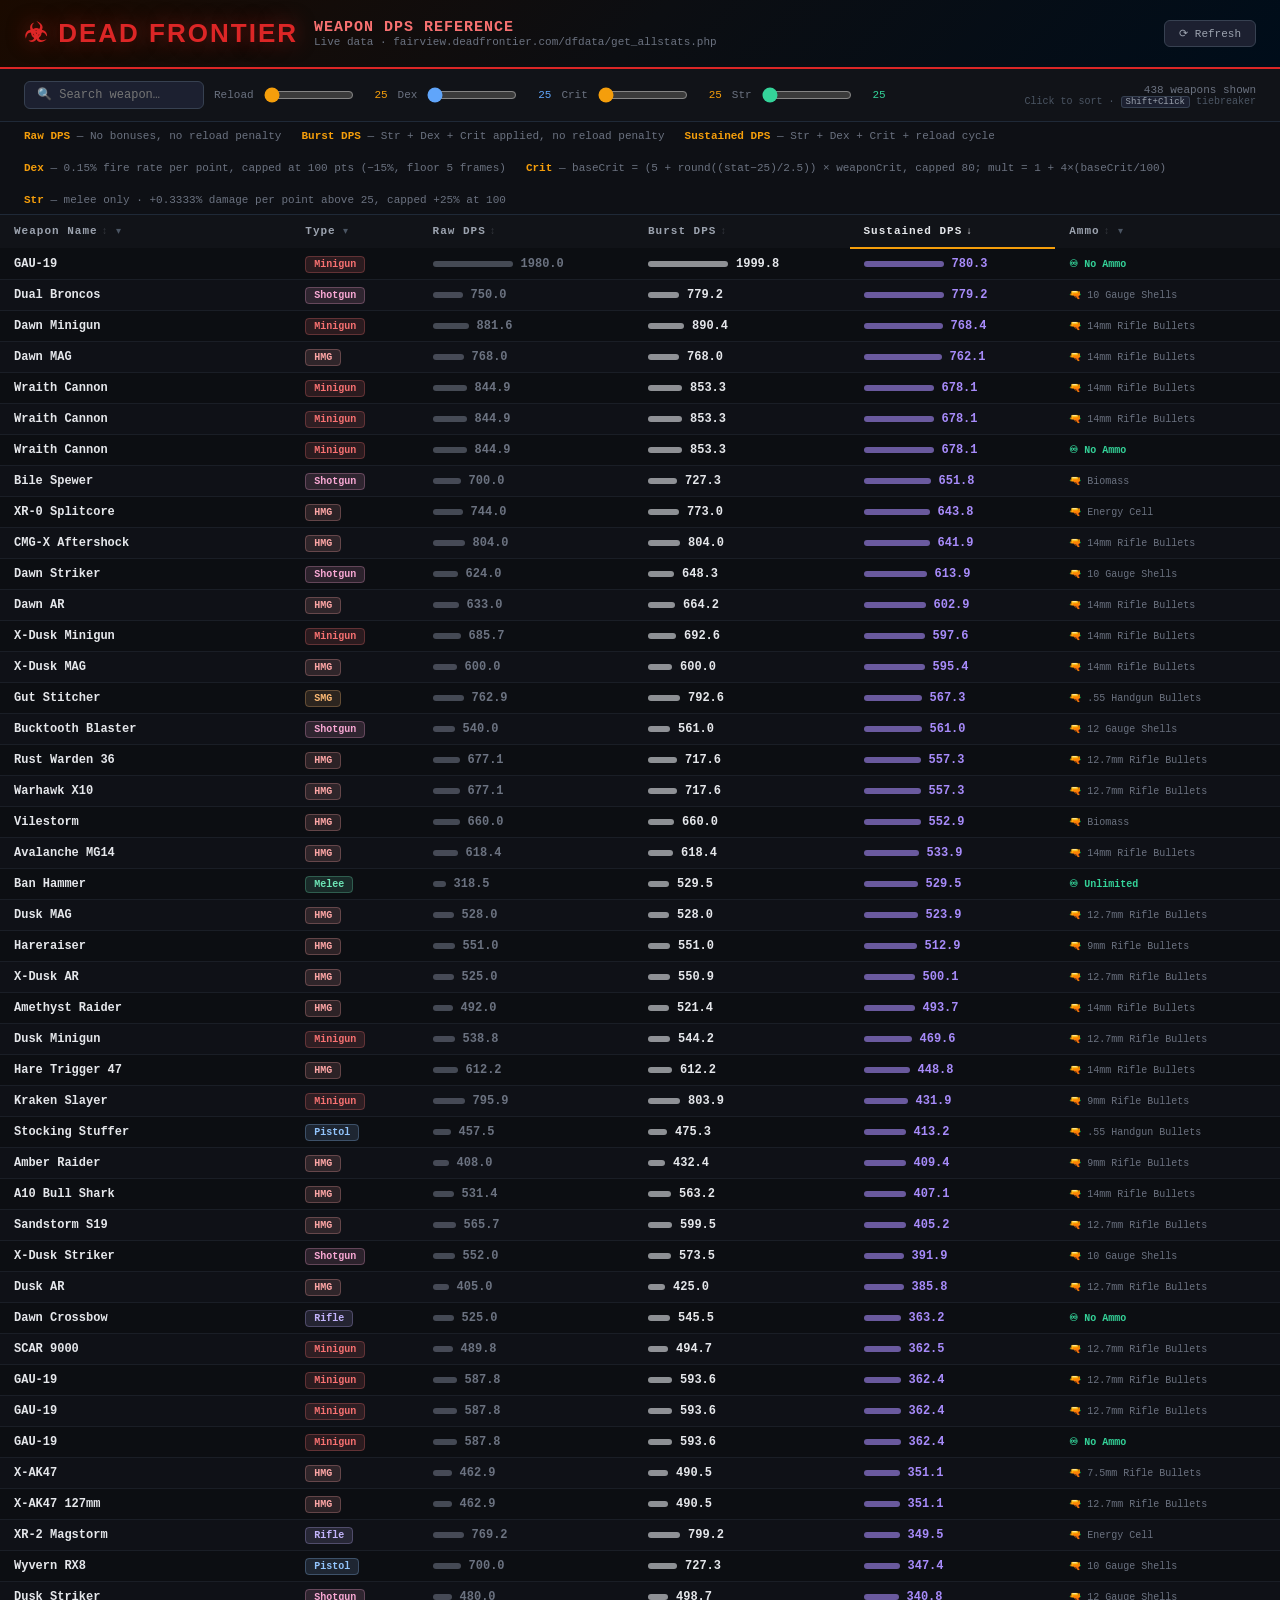
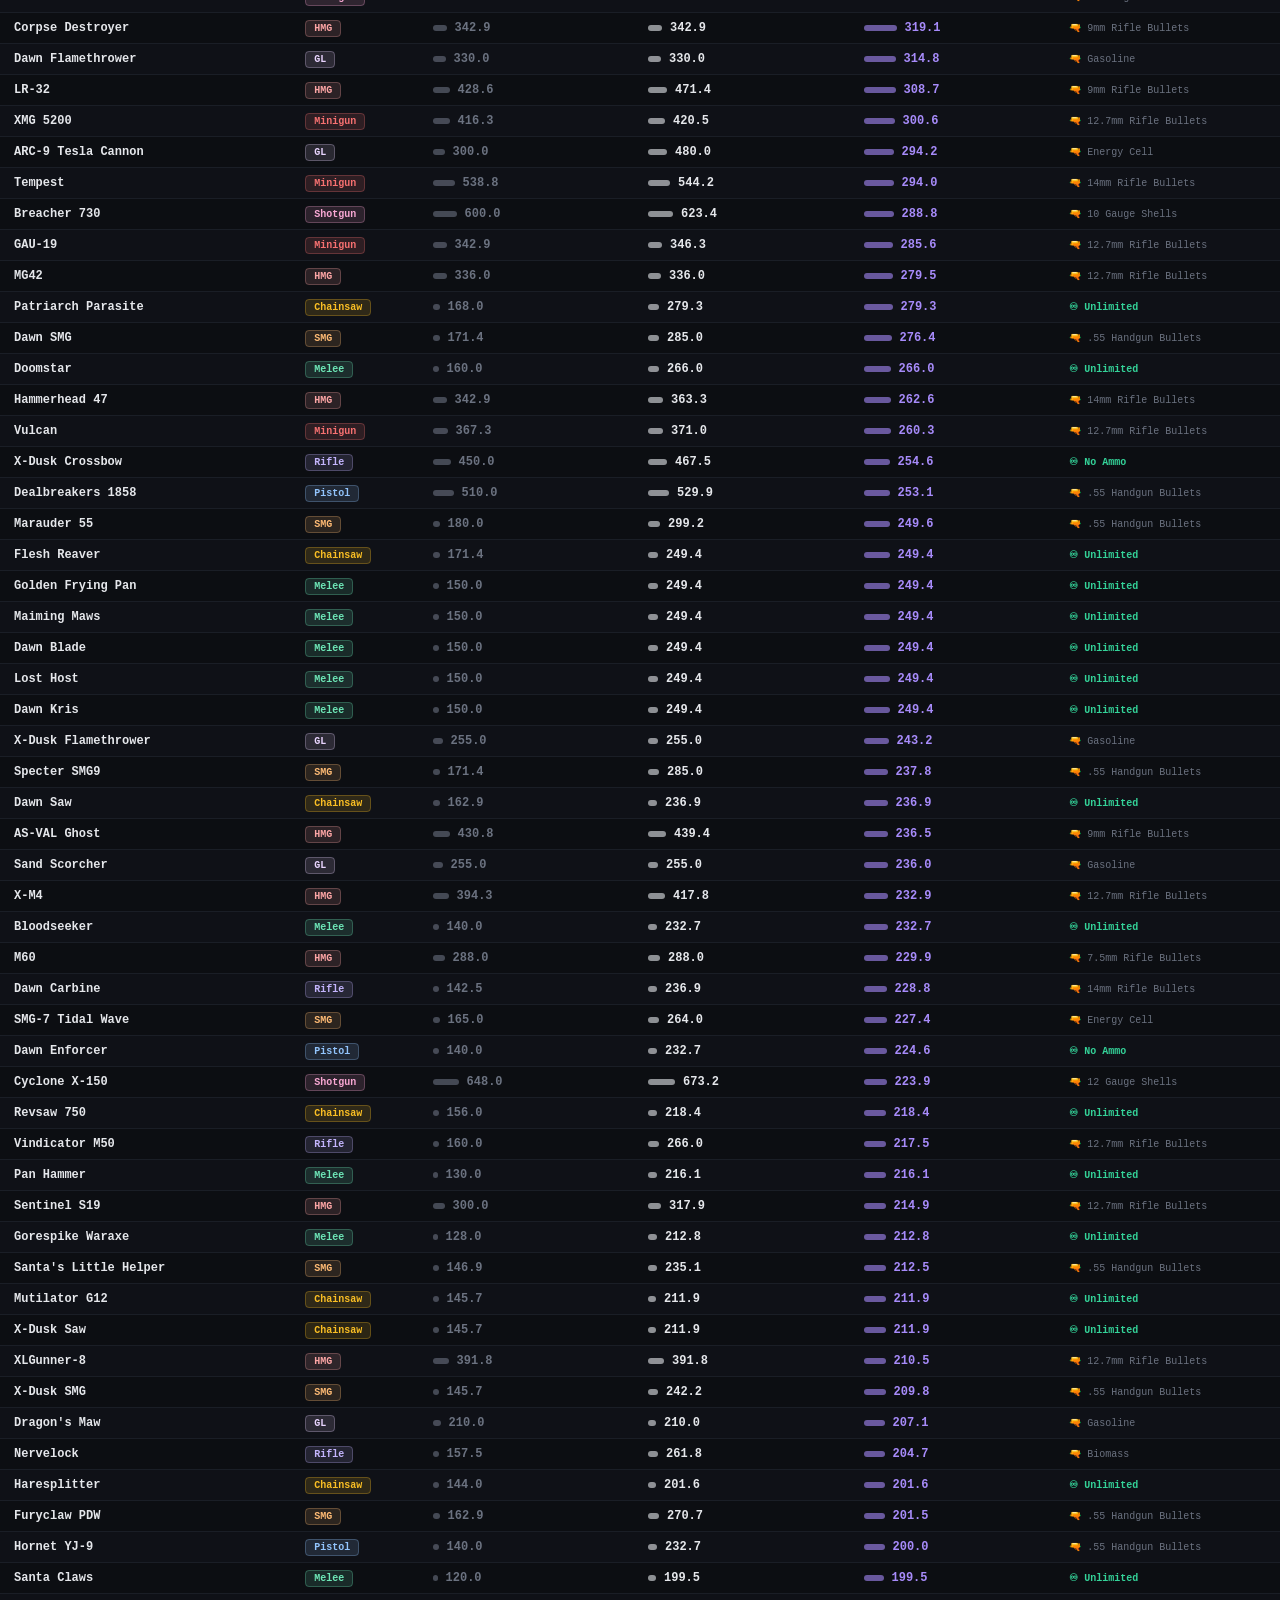
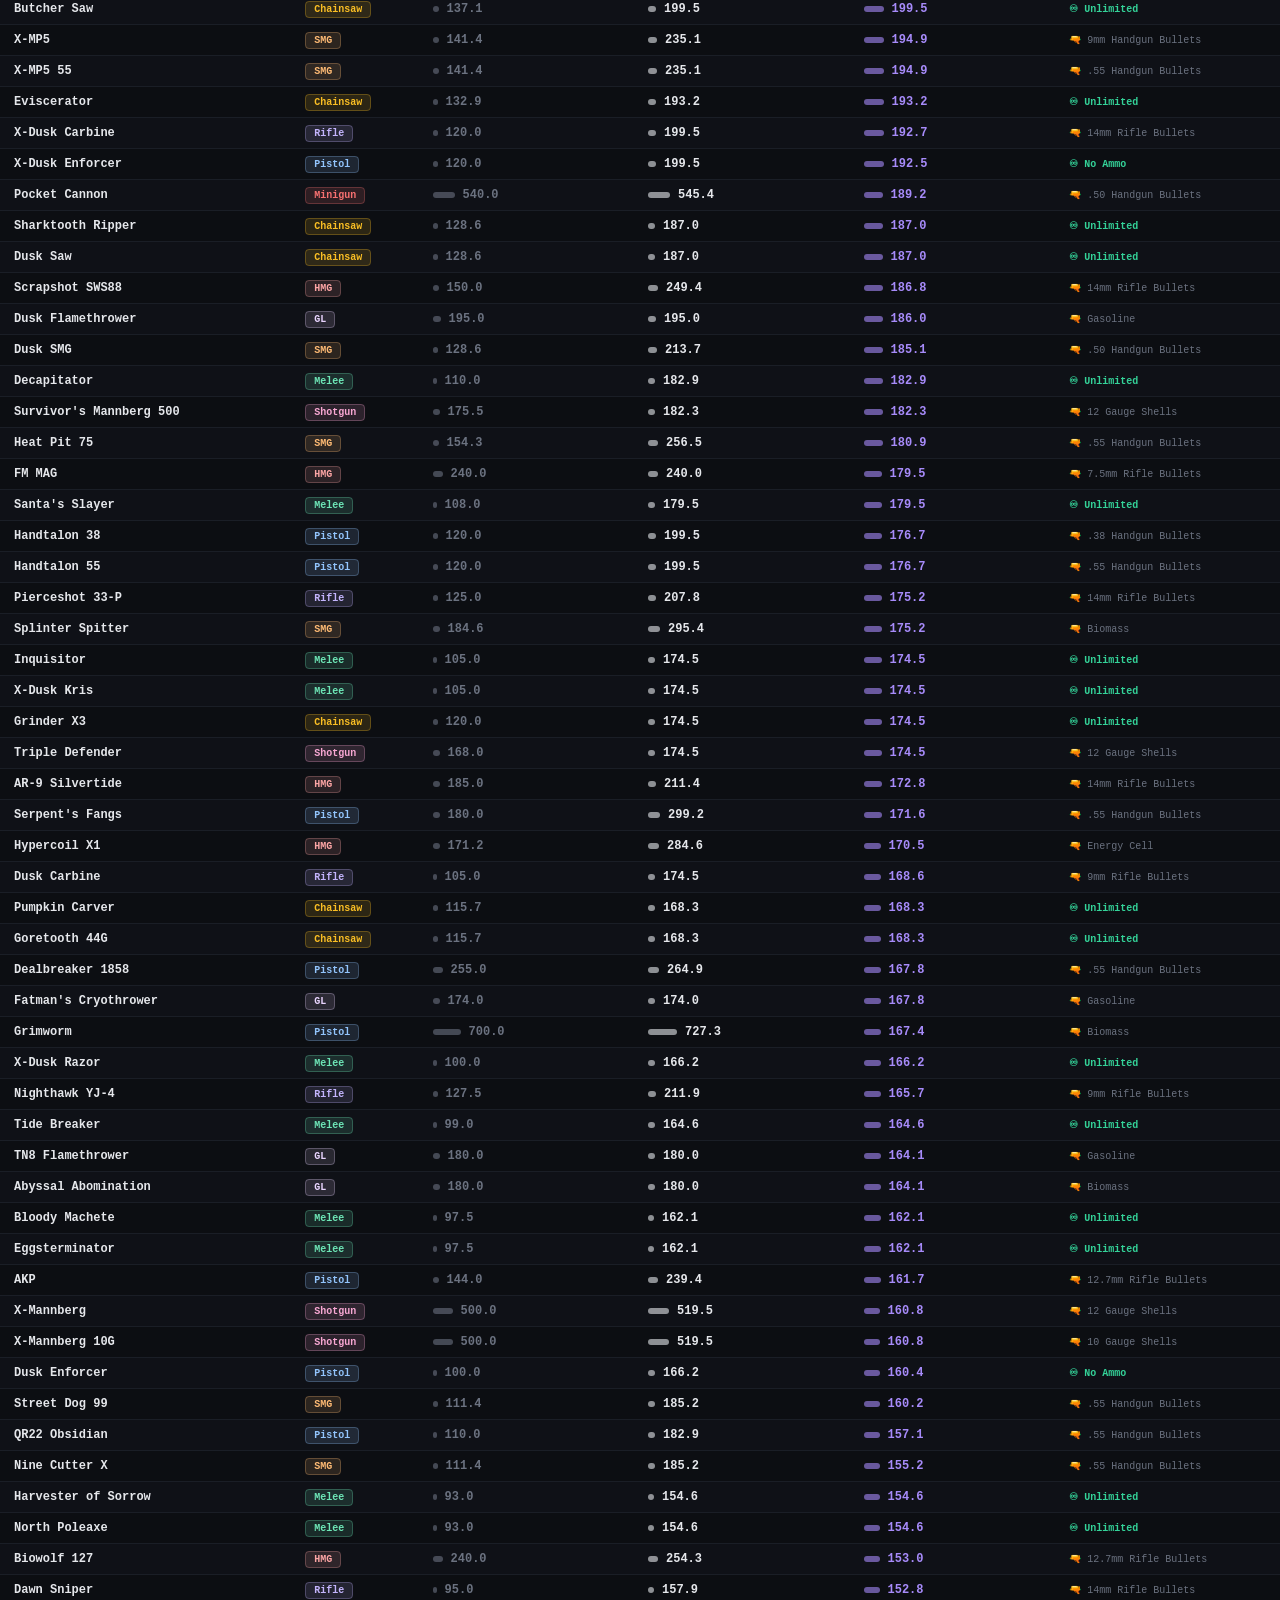
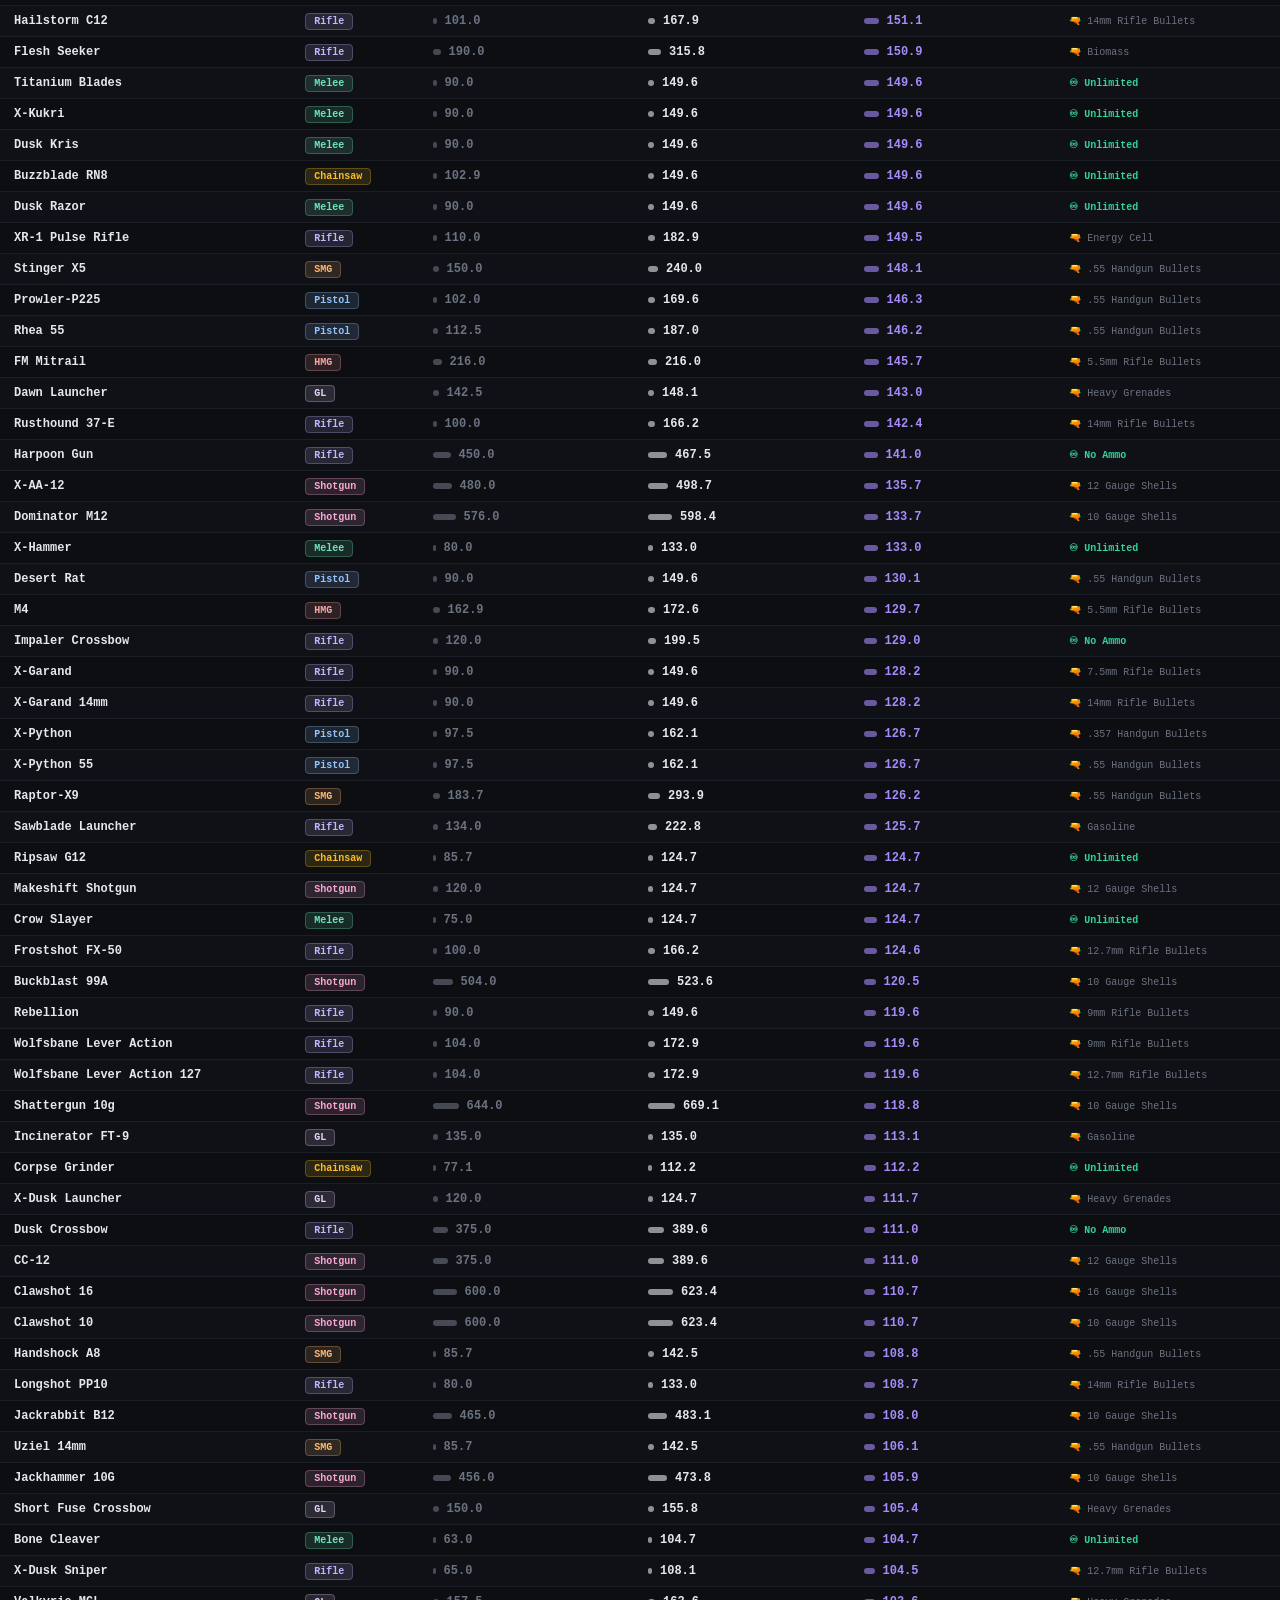
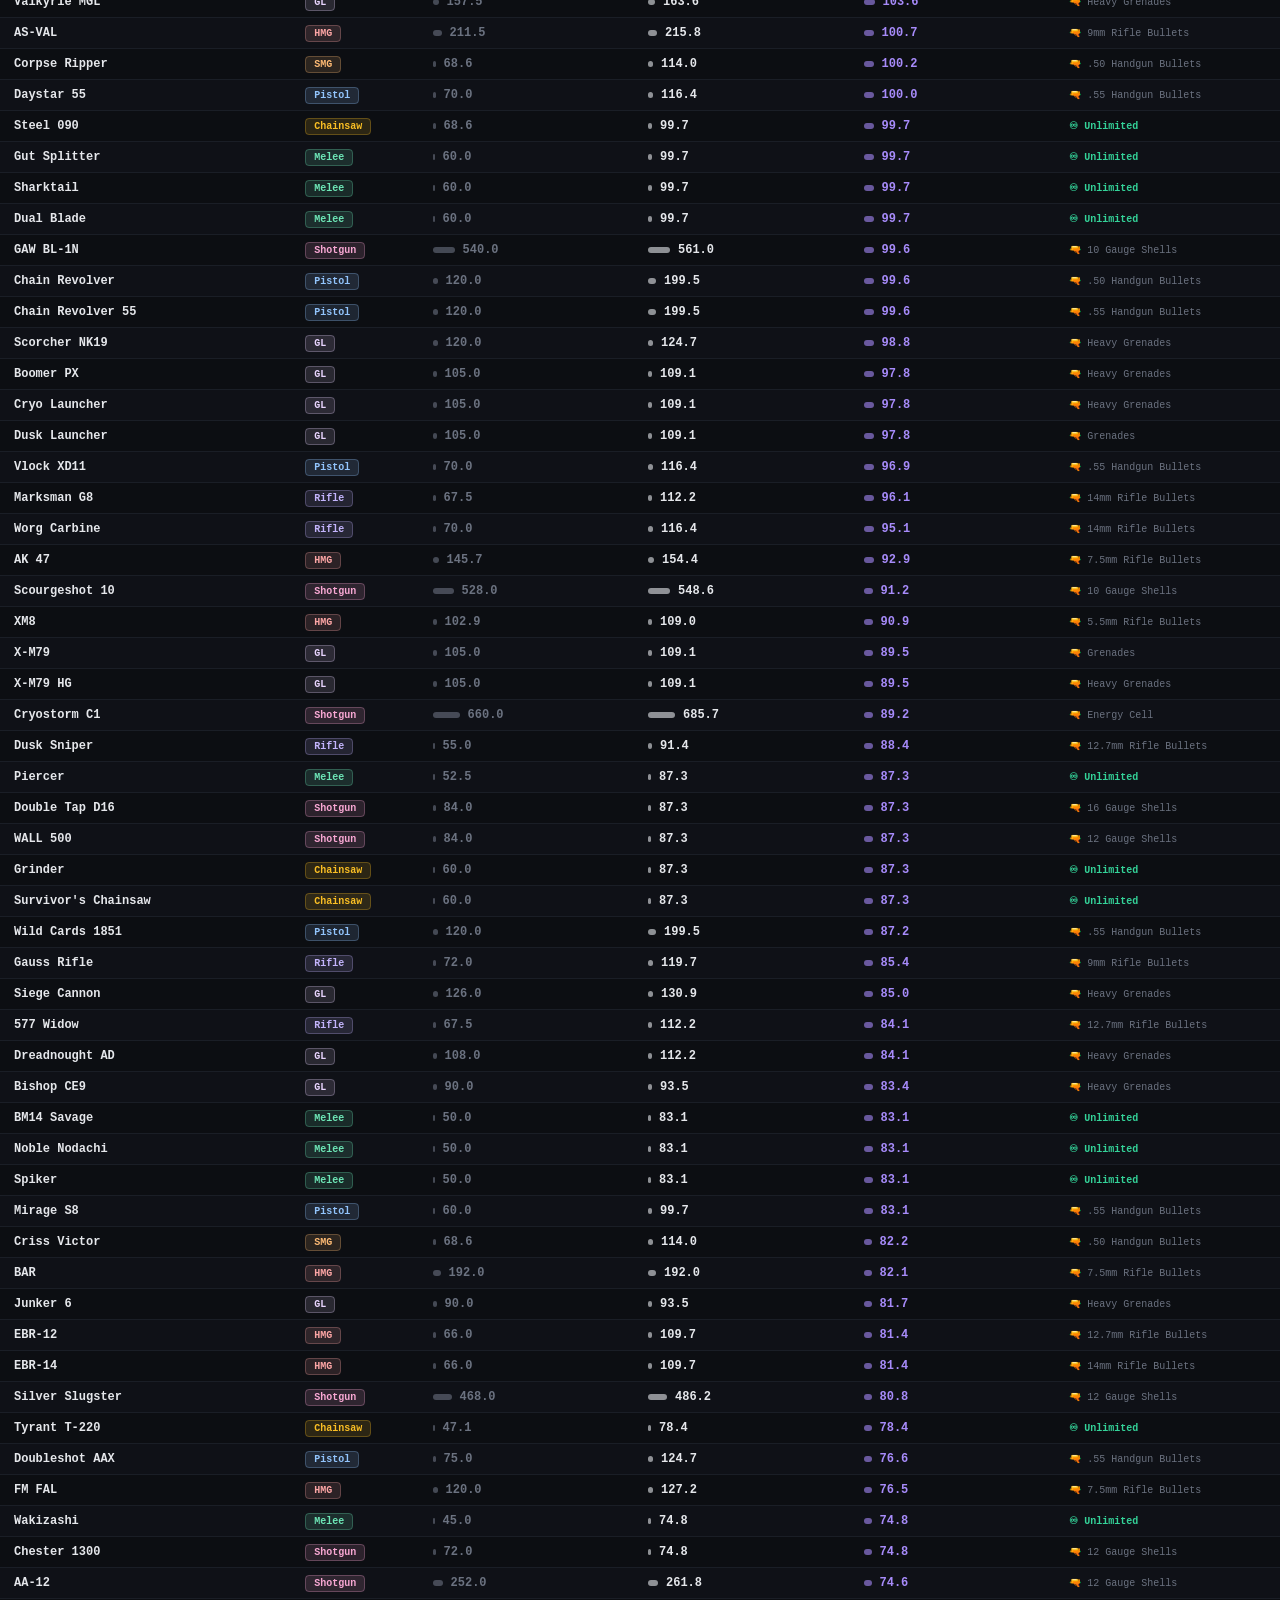
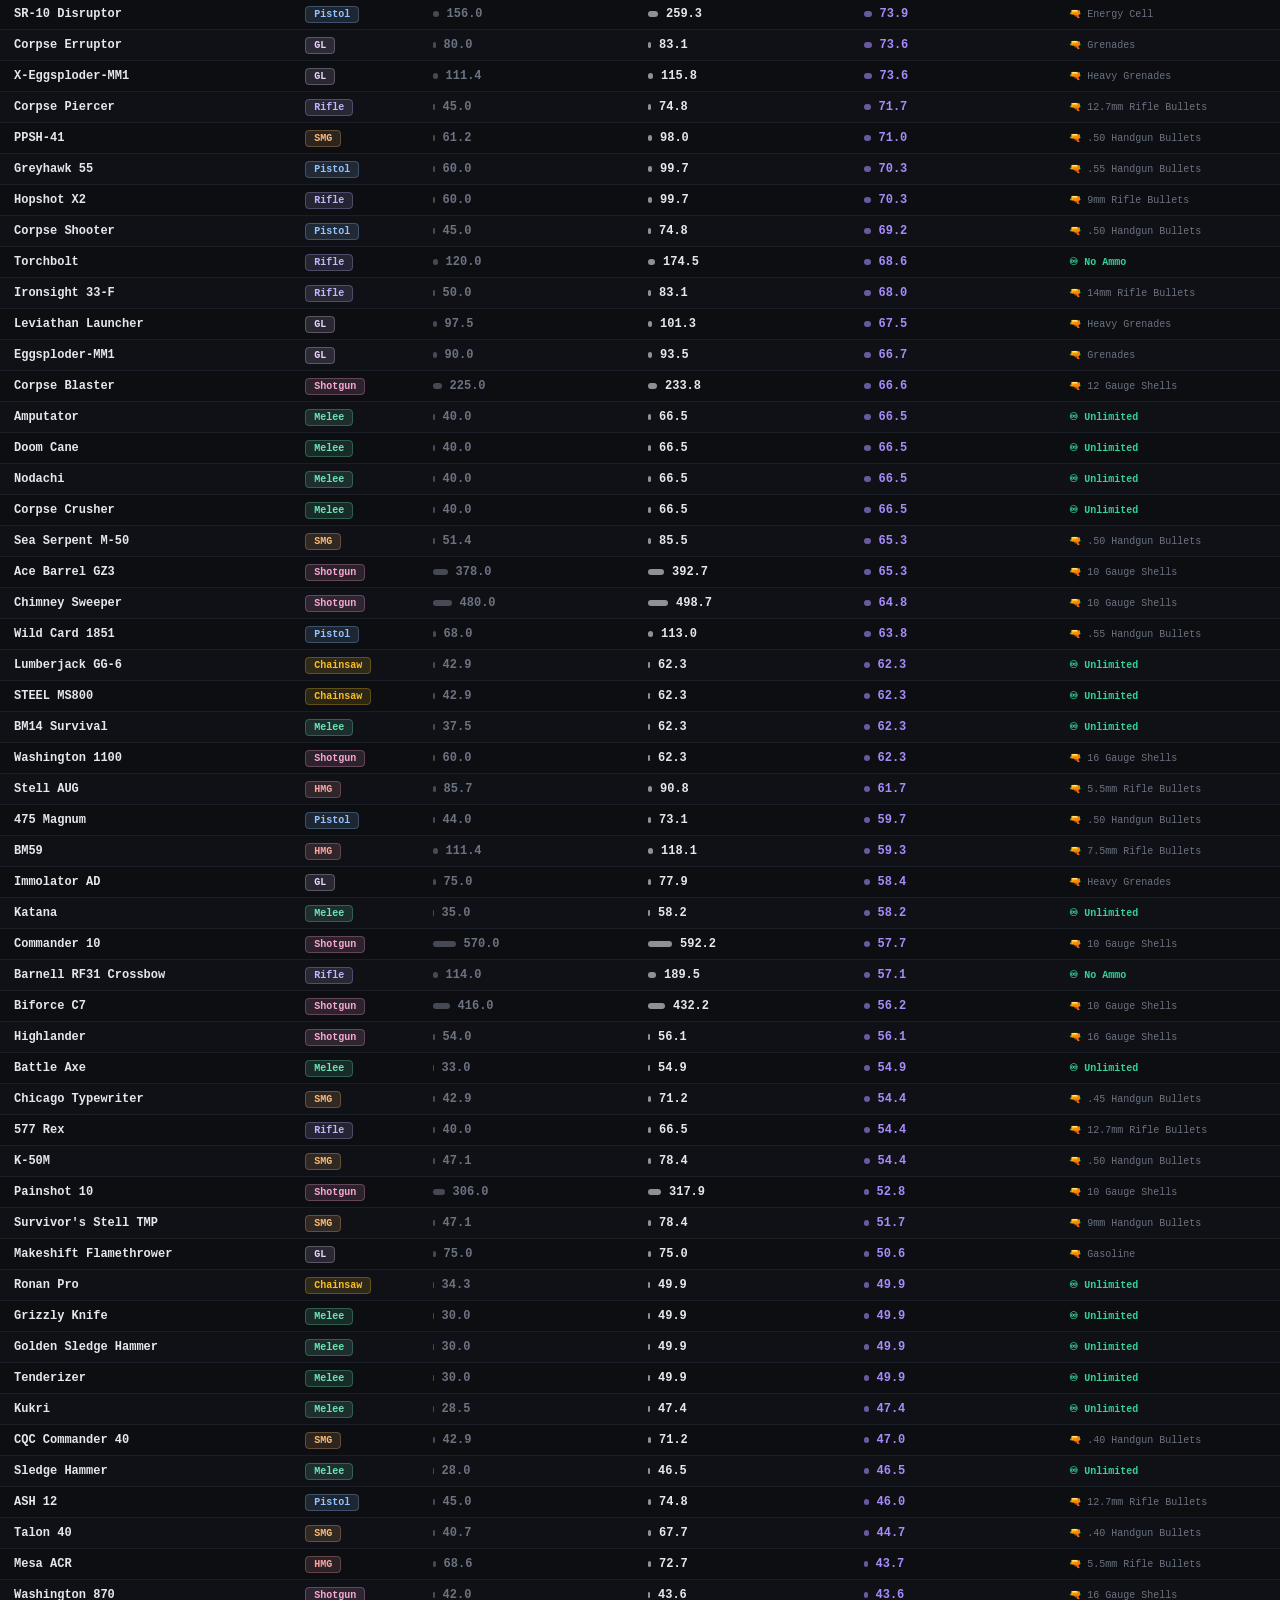
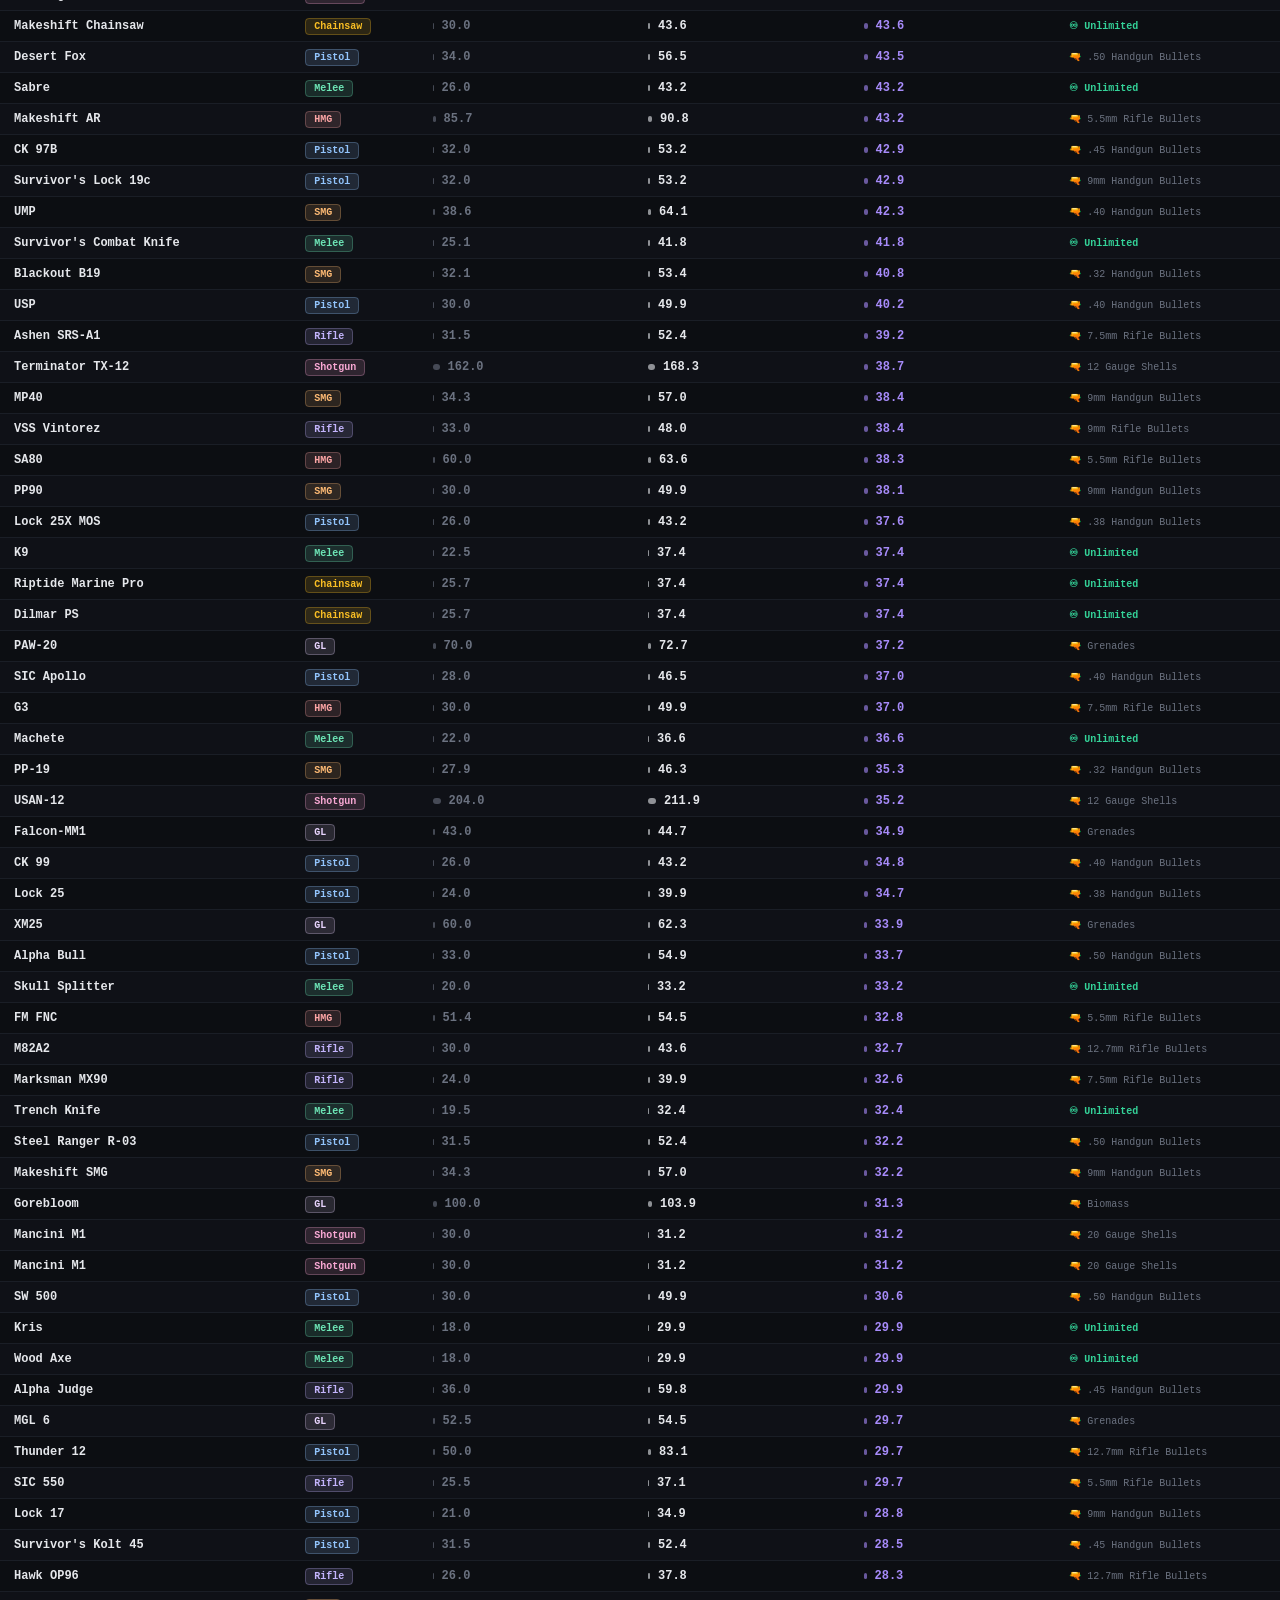
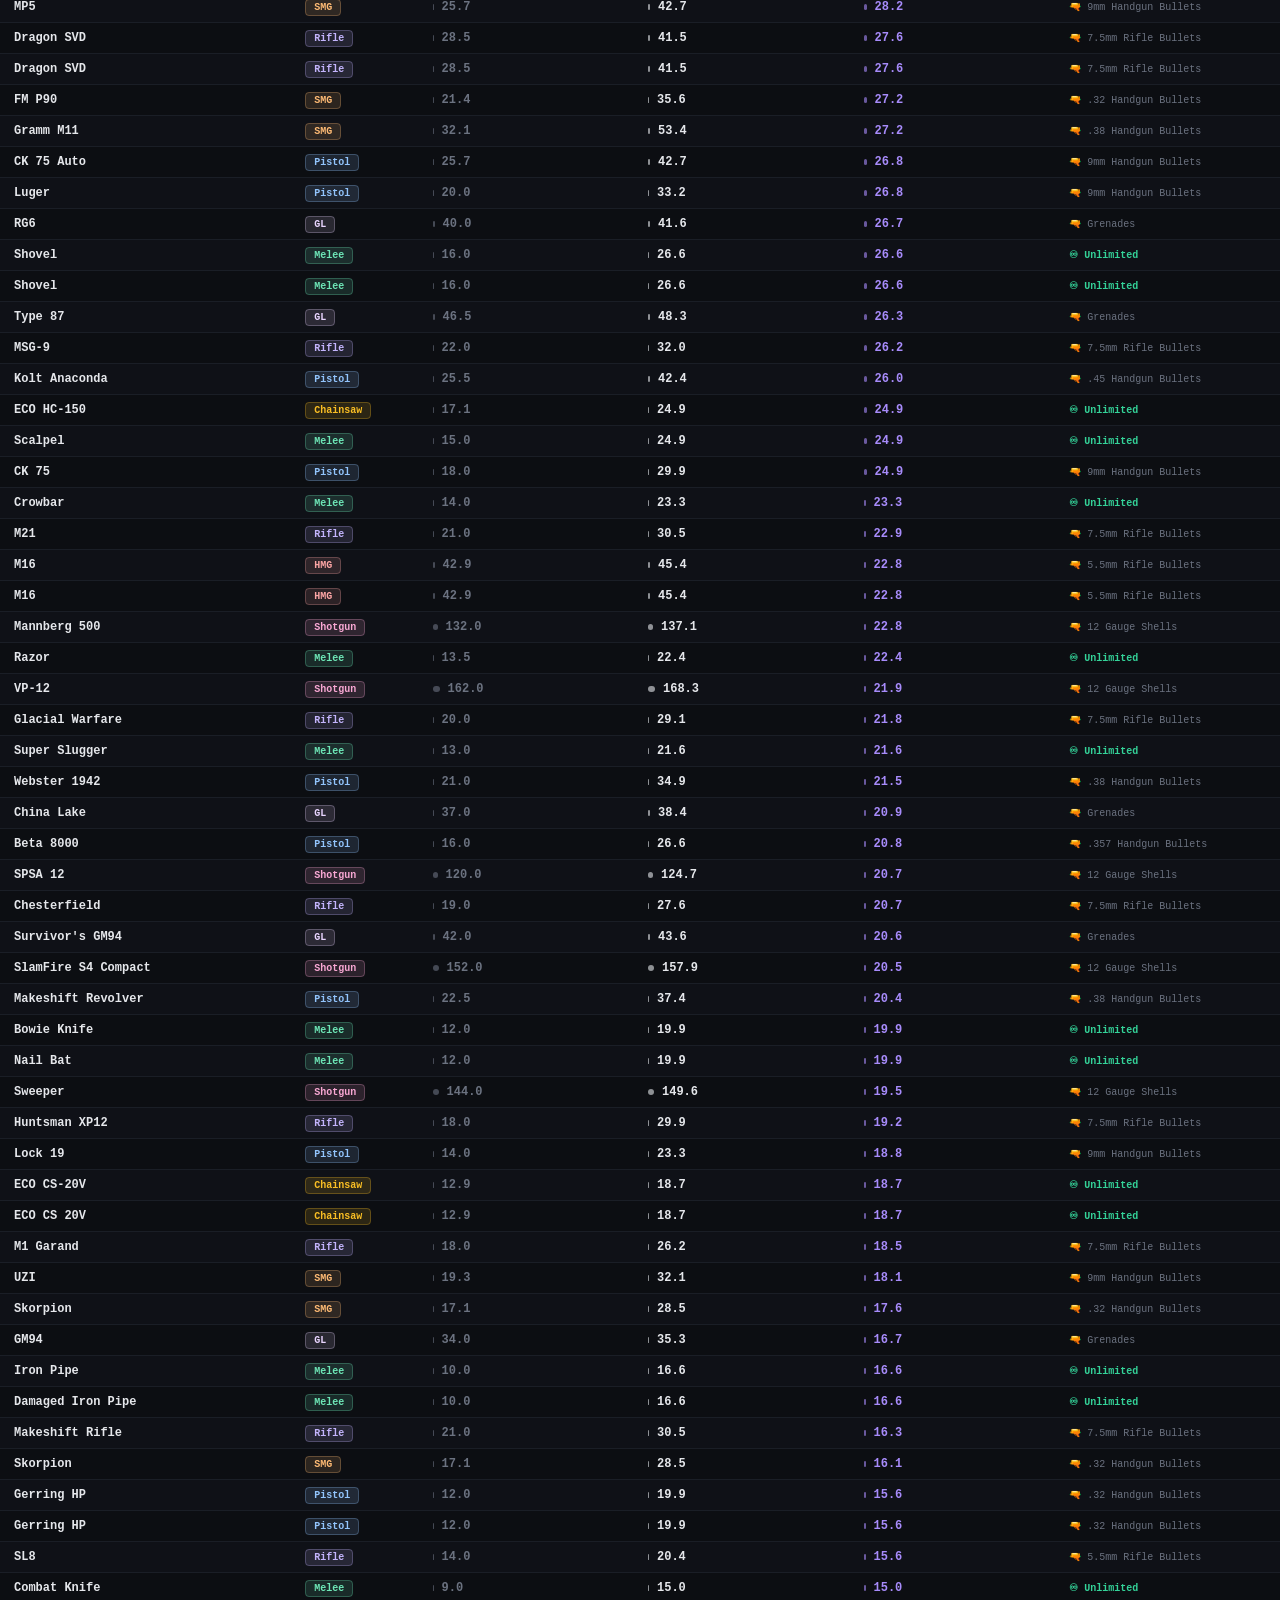
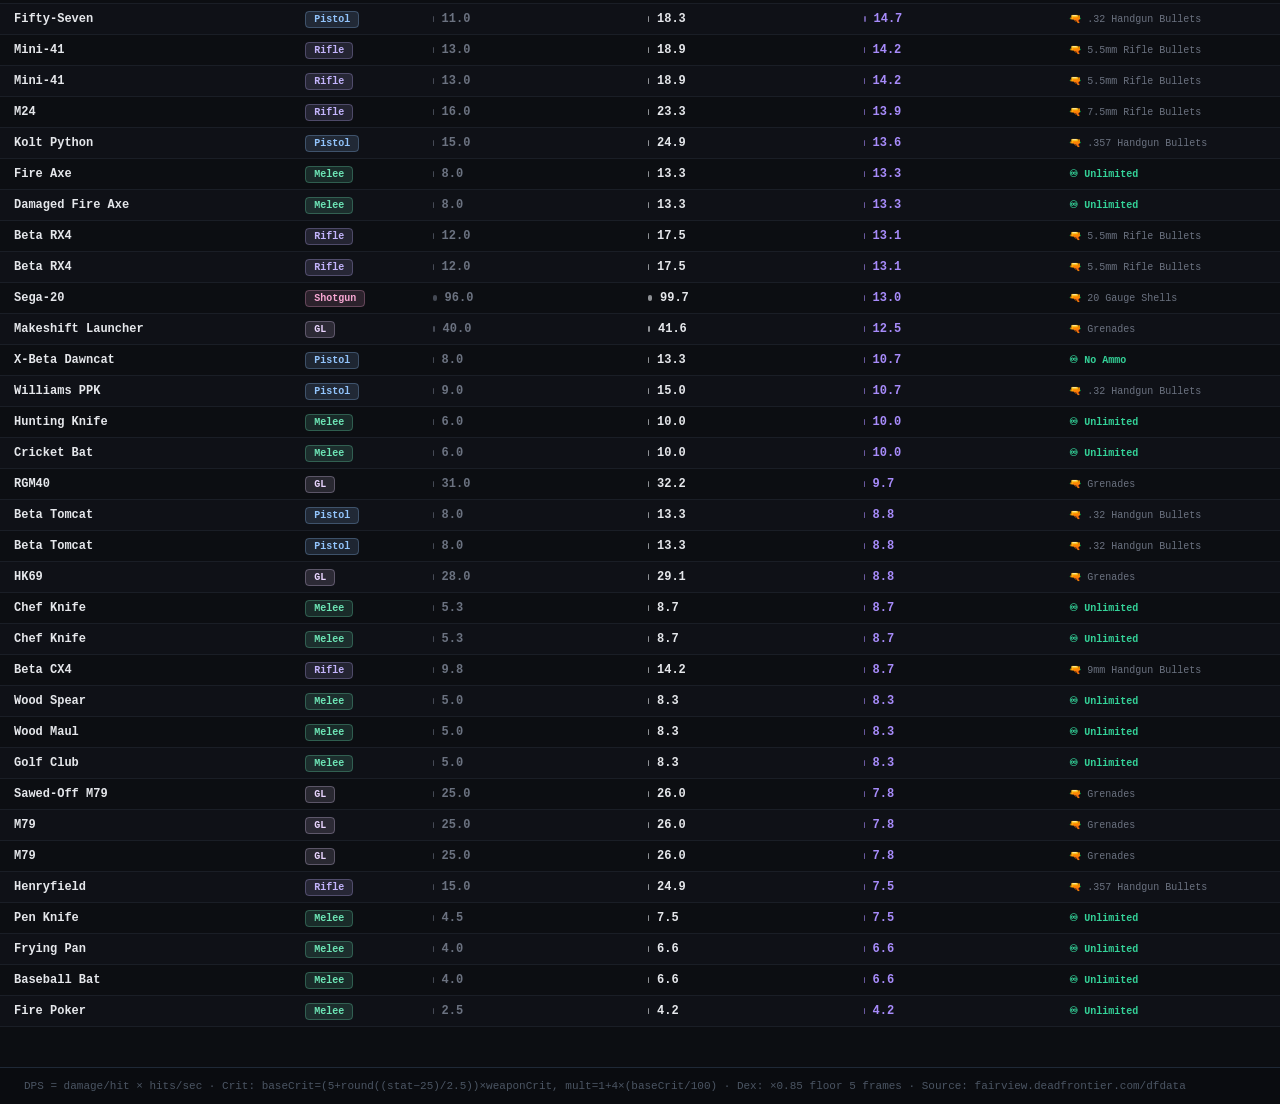
<file: index.html>
<!DOCTYPE html>
<html lang="en">
<head>
<meta charset="UTF-8">
<meta name="viewport" content="width=device-width, initial-scale=1.0">
<title>Dead Frontier — Weapon DPS Reference</title>
<link rel="stylesheet" href="style.css?v=3">
</head>
<body>

<!-- ── Header ─────────────────────────────────────────────────── -->
<div id="header">
  <div id="header-title">☣ DEAD FRONTIER</div>
  <div>
    <div id="header-sub">WEAPON DPS REFERENCE</div>
    <div id="header-src">Live data · fairview.deadfrontier.com/dfdata/get_allstats.php</div>
  </div>
  <button id="btn-refresh">⟳ Refresh</button>
</div>

<!-- ── Status bars ────────────────────────────────────────────── -->
<div id="status-loading" class="status-bar">Fetching weapon data from game server…</div>
<div id="status-error"   class="status-bar" style="display:none">
  <span id="error-msg"></span>
  <button id="btn-retry">Retry</button>
  <span style="color:var(--text-dim)">— CORS may be blocking. Enable a CORS browser extension to fix this.</span>
</div>
<div id="status-ok" class="status-bar needs-data"></div>

<!-- ── Filters ────────────────────────────────────────────────── -->
<div id="filters" class="needs-data">
  <input id="search" placeholder="🔍 Search weapon…" autocomplete="off">

  <div style="display:flex;align-items:center;gap:8px;font-size:11px;white-space:nowrap">
    <span style="color:var(--text-dim)">Reload</span>
    <input type="range" id="reload-slider" min="25" max="124" value="25"
           style="width:90px;accent-color:var(--amber)">
    <span id="reload-val" style="color:var(--amber);width:24px;text-align:right">25</span>
  </div>

  <div style="display:flex;align-items:center;gap:8px;font-size:11px;white-space:nowrap">
    <span style="color:var(--text-dim)">Dex</span>
    <input type="range" id="dex-slider" min="25" max="100" value="25"
           style="width:90px;accent-color:var(--blue)">
    <span id="dex-val" style="color:var(--blue);width:24px;text-align:right">25</span>
  </div>

  <div style="display:flex;align-items:center;gap:8px;font-size:11px;white-space:nowrap">
    <span style="color:var(--text-dim)">Crit</span>
    <input type="range" id="crit-slider" min="25" max="124" value="25"
           style="width:90px;accent-color:var(--amber)">
    <span id="crit-val" style="color:var(--amber);width:24px;text-align:right">25</span>
  </div>

  <div style="display:flex;align-items:center;gap:8px;font-size:11px;white-space:nowrap">
    <span style="color:var(--text-dim)">Str</span>
    <input type="range" id="strength-slider" min="25" max="100" value="25"
           style="width:90px;accent-color:var(--green)">
    <span id="strength-val" style="color:var(--green);width:24px;text-align:right">25</span>
  </div>

  <div id="filter-meta">
    <div id="count-label">— weapons</div>
    <div id="sort-hint">Click to sort · <kbd class="hint">Shift+Click</kbd> tiebreaker</div>
  </div>
</div>

<!-- ── Sort chain ─────────────────────────────────────────────── -->
<div id="sort-chain" style="display:none">
  <span class="chain-label">Sorting by:</span>
  <span id="chain-pills"></span>
  <button id="btn-clear-sort">Clear</button>
</div>

<!-- ── Legend ─────────────────────────────────────────────────── -->
<div id="legend" class="needs-data">
  <div><span class="legend-key">Raw DPS</span><span class="legend-desc"> — No bonuses, no reload penalty</span></div>
  <div><span class="legend-key">Burst DPS</span><span class="legend-desc"> — Str + Dex + Crit applied, no reload penalty</span></div>
  <div><span class="legend-key">Sustained DPS</span><span class="legend-desc"> — Str + Dex + Crit + reload cycle</span></div>
  <div><span class="legend-key">Dex</span><span class="legend-desc"> — 0.15% fire rate per point, capped at 100 pts (−15%, floor 5 frames)</span></div>
  <div><span class="legend-key">Crit</span><span class="legend-desc"> — baseCrit = (5 + round((stat−25)/2.5)) × weaponCrit, capped 80; mult = 1 + 4×(baseCrit/100)</span></div>
  <div><span class="legend-key">Str</span><span class="legend-desc"> — melee only · +0.3333% damage per point above 25, capped +25% at 100</span></div>
</div>

<!-- ── Table ──────────────────────────────────────────────────── -->
<div id="table-wrap" class="needs-data">
  <table id="weapons-table">
    <thead>
      <tr>
        <th class="sortable" id="th-name" data-col="name">Weapon Name<span class="sort-icon" id="si-name">↕</span></th>
        <th id="th-type">Type</th>
        <th class="sortable" data-col="raw">Raw DPS<span class="sort-icon" id="si-raw">↕</span></th>
        <th class="sortable" data-col="burst">Burst DPS<span class="sort-icon" id="si-burst">↕</span></th>
        <th class="sortable" data-col="sustained">Sustained DPS<span class="sort-icon" id="si-sustained">↕</span></th>
        <th class="sortable" id="th-ammo" data-col="unlimited">Ammo<span class="sort-icon" id="si-unlimited">↕</span></th>
      </tr>
    </thead>
    <tbody id="table-body"></tbody>
  </table>
</div>

<!-- ── Footer ─────────────────────────────────────────────────── -->
<div id="footer" class="needs-data">
  DPS = damage/hit × hits/sec · Crit: baseCrit=(5+round((stat−25)/2.5))×weaponCrit, mult=1+4×(baseCrit/100) · Dex: ×0.85 floor 5 frames · Source: fairview.deadfrontier.com/dfdata
</div>

<script type="module" src="app.js?v=5"></script>
</body>
</html>
</file>
<file: style.css>
:root {
  --bg:        #0c0e12;
  --bg2:       #111318;
  --bg3:       #0e1015;
  --bg-row-a:  #0c0e12;
  --bg-row-b:  #0f1117;
  --border:    #1f2937;
  --border2:   #374151;
  --text:      #d1d5db;
  --text-dim:  #6b7280;
  --text-dim2: #4b5563;
  --text-hi:   #e5e7eb;
  --accent:    #dc2626;
  --green:     #34d399;
  --amber:     #f59e0b;
  --blue:      #60a5fa;
  --font-mono: 'Courier New', monospace;
}

*, *::before, *::after { box-sizing: border-box; }

body {
  background: var(--bg);
  color: var(--text);
  font-family: var(--font-mono);
  font-size: 13px;
  margin: 0;
  min-height: 100vh;
}

/* ── Header ── */
#header {
  background: linear-gradient(135deg, #1a0a00 0%, #0c0e12 50%, #000d1a 100%);
  border-bottom: 2px solid var(--accent);
  padding: 18px 24px;
  display: flex;
  align-items: center;
  gap: 16px;
  flex-wrap: wrap;
}
#header-title {
  font-family: Impact, sans-serif;
  font-size: 26px;
  font-weight: 900;
  letter-spacing: 2px;
  color: var(--accent);
  text-shadow: 0 0 20px #dc262680;
  white-space: nowrap;
}
#header-sub { font-size: 15px; font-weight: 700; color: #f87171; letter-spacing: 1px; }
#header-src { font-size: 11px; color: var(--text-dim); }
#btn-refresh {
  margin-left: auto;
  background: #1c2030;
  border: 1px solid var(--border2);
  color: #9ca3af;
  border-radius: 6px;
  padding: 6px 14px;
  font-size: 11px;
  cursor: pointer;
  font-family: var(--font-mono);
  white-space: nowrap;
  transition: color .15s;
}
#btn-refresh:hover { color: var(--text-hi); }
#btn-refresh:disabled { color: var(--text-dim2); cursor: default; }

/* ── Status bars ── */
.status-bar {
  padding: 8px 24px;
  font-size: 12px;
  border-bottom: 1px solid var(--border);
}
#status-loading { background: var(--bg2); color: var(--text-dim); }
#status-error   { background: #1a0a0a; border-color: #7f1d1d; color: #f87171; display:flex; align-items:center; gap:12px; }
#status-ok      { background: #0a1a0a; border-color: #14532d; color: var(--green); font-size:11px; }

#btn-retry {
  background: #7f1d1d; border: none; color: #fca5a5;
  border-radius: 4px; padding: 2px 10px; cursor: pointer;
  font-size: 11px; font-family: var(--font-mono);
}

/* ── Filters ── */
#filters {
  background: var(--bg2);
  border-bottom: 1px solid var(--border);
  padding: 12px 24px;
  display: flex;
  gap: 10px;
  flex-wrap: wrap;
  align-items: center;
}
#search {
  background: #1c2030;
  border: 1px solid var(--border2);
  color: var(--text-hi);
  border-radius: 6px;
  padding: 6px 12px;
  font-size: 12px;
  width: 180px;
  font-family: var(--font-mono);
  outline: none;
}
#search:focus { border-color: #4b5563; }

.filter-group { display: flex; gap: 4px; flex-wrap: wrap; }

.btn-filter {
  background: #1c2030;
  color: #9ca3af;
  border: 1px solid var(--border2);
  border-radius: 4px;
  padding: 4px 10px;
  font-size: 11px;
  cursor: pointer;
  font-family: var(--font-mono);
  transition: all .12s;
  white-space: nowrap;
}
.btn-filter.active {
  color: #000;
  border-color: transparent;
  font-weight: 700;
}
.btn-filter:hover:not(.active) { color: var(--text-hi); }

#filter-meta {
  margin-left: auto;
  text-align: right;
}
#count-label { color: var(--text-dim); font-size: 11px; }
#sort-hint   { color: var(--text-dim2); font-size: 10px; }
kbd.hint {
  background: #1c2030; border: 1px solid var(--border2);
  border-radius: 3px; padding: 0 4px; font-size: 9px; color: #9ca3af;
}

/* ── Sort chain ── */
#sort-chain {
  background: var(--bg3);
  border-bottom: 1px solid var(--border);
  padding: 6px 24px;
  display: flex;
  gap: 6px;
  align-items: center;
  flex-wrap: wrap;
  font-size: 11px;
}
#sort-chain .chain-label { color: var(--text-dim); }
#sort-chain .chain-sep   { color: var(--border2); }
.chain-pill {
  background: #1c2030; border: 1px solid var(--border2);
  border-radius: 4px; padding: 2px 8px;
  display: inline-flex; align-items: center; gap: 4px;
  color: var(--text-hi);
}
.chain-pill .pill-col  { color: var(--amber); font-weight: 700; }
.chain-pill .pill-dir  { color: var(--text-dim); }
.chain-pill .pill-rm   { color: var(--text-dim); cursor: pointer; font-weight: 700; font-size: 10px; }
.chain-pill .pill-rm:hover { color: #f87171; }
#btn-clear-sort {
  background: transparent; border: none; color: var(--text-dim);
  cursor: pointer; font-size: 11px; text-decoration: underline;
  font-family: var(--font-mono);
}

/* ── Legend ── */
#legend {
  background: var(--bg3);
  border-bottom: 1px solid var(--border);
  padding: 8px 24px;
  display: flex;
  gap: 20px;
  flex-wrap: wrap;
  font-size: 11px;
}
.legend-key  { color: var(--amber); font-weight: 700; }
.legend-desc { color: var(--text-dim); }

/* ── Table ── */
#table-wrap { overflow-x: auto; padding-bottom: 40px; }

#weapons-table {
  width: 100%;
  border-collapse: collapse;
  font-size: 12px;
}
#weapons-table thead tr {
  background: var(--bg2);
  border-bottom: 2px solid var(--border2);
}
#weapons-table th {
  padding: 10px 14px;
  text-align: left;
  font-size: 11px;
  font-weight: 700;
  letter-spacing: 1px;
  color: #9ca3af;
  user-select: none;
  white-space: nowrap;
  border-bottom: 2px solid transparent;
}
#weapons-table th.sortable { cursor: pointer; }
#weapons-table th.sortable:hover { color: var(--text-hi); }
#weapons-table th.sort-primary {
  color: var(--text-hi);
  border-bottom: 2px solid var(--amber);
}
#weapons-table th.sort-secondary { color: var(--text-hi); }

#weapons-table tbody tr { border-bottom: 1px solid #1a1e26; }
#weapons-table tbody tr:nth-child(odd)  { background: var(--bg-row-a); }
#weapons-table tbody tr:nth-child(even) { background: var(--bg-row-b); }
#weapons-table tbody tr:hover { background: #161820; }

#weapons-table td { padding: 8px 14px; vertical-align: middle; }

.td-name  { color: var(--text-hi); font-weight: 600; }

.type-badge {
  border-radius: 4px;
  padding: 2px 8px;
  font-size: 10px;
  font-weight: 700;
  white-space: nowrap;
}

.dps-cell { display: flex; align-items: center; gap: 8px; }
.dps-bar  { height: 6px; border-radius: 3px; opacity: .6; flex-shrink: 0; min-width: 1px; }
.dps-val  { font-weight: 600; font-variant-numeric: tabular-nums; white-space: nowrap; }

.ammo-badge { font-size: 10px; }
.ammo-unlimited { color: var(--green); font-weight: 700; }
.ammo-noammo    { color: var(--green); font-weight: 700; }
.ammo-required  { color: var(--text-dim); }

.sort-icon { margin-left: 4px; font-size: 10px; }
.sort-badge {
  margin-left: 3px;
  font-size: 9px;
  background: var(--border2);
  color: #9ca3af;
  border-radius: 3px;
  padding: 0 3px;
  vertical-align: middle;
  line-height: 14px;
  display: inline-block;
}

/* ── Empty state ── */
#empty-row td {
  padding: 40px;
  text-align: center;
  color: var(--text-dim2);
}

/* ── Footer ── */
#footer {
  border-top: 1px solid var(--border);
  padding: 12px 24px;
  color: var(--text-dim2);
  font-size: 11px;
  background: #0a0c10;
}

/* ── Column filter button (injected into <th>) ── */
.cf-btn {
  background: transparent;
  border: none;
  color: var(--text-dim2);
  cursor: pointer;
  font-size: 10px;
  padding: 0 3px;
  margin-left: 4px;
  vertical-align: middle;
  line-height: 1;
  border-radius: 3px;
  transition: color .12s;
}
.cf-btn:hover     { color: var(--text-hi); }
.cf-btn.open      { color: var(--text-hi); }
.cf-btn.cf-active { font-weight: 700; }

/* ── Column filter dropdown panel (appended to <body>, fixed position) ── */
.cf-panel {
  display: none;
  position: absolute;
  z-index: 200;
  background: #1a1d26;
  border: 1px solid var(--border2);
  border-radius: 6px;
  padding: 6px;
  min-width: 160px;
  max-height: 60vh;
  overflow-y: auto;
  box-shadow: 0 8px 24px #00000066;
}
.cf-opt {
  display: block;
  width: 100%;
  background: transparent;
  border: 1px solid transparent;
  border-radius: 4px;
  color: var(--text-dim);
  font-family: var(--font-mono);
  font-size: 11px;
  padding: 5px 10px;
  text-align: left;
  cursor: pointer;
  transition: background .1s, color .1s;
  white-space: nowrap;
}
.cf-opt:hover  { background: var(--bg3); color: var(--text-hi); }
.cf-opt.active { font-weight: 700; }

.cf-check {
  display: inline-block;
  width: 14px;
  font-size: 10px;
  color: inherit;
}
.cf-count {
  display: inline-block;
  background: var(--amber);
  color: #000;
  border-radius: 3px;
  font-size: 9px;
  font-weight: 700;
  padding: 0 3px;
  vertical-align: middle;
  line-height: 14px;
}
.cf-footer {
  border-top: 1px solid var(--border);
  margin-top: 4px;
  padding-top: 4px;
}
.cf-clear {
  background: transparent;
  border: none;
  color: var(--text-dim);
  font-family: var(--font-mono);
  font-size: 10px;
  cursor: pointer;
  padding: 2px 6px;
  width: 100%;
  text-align: left;
  border-radius: 3px;
}
.cf-clear:hover { color: #f87171; background: var(--bg3); }

/* hide sections until loaded */
.needs-data { display: none; }
</file>
